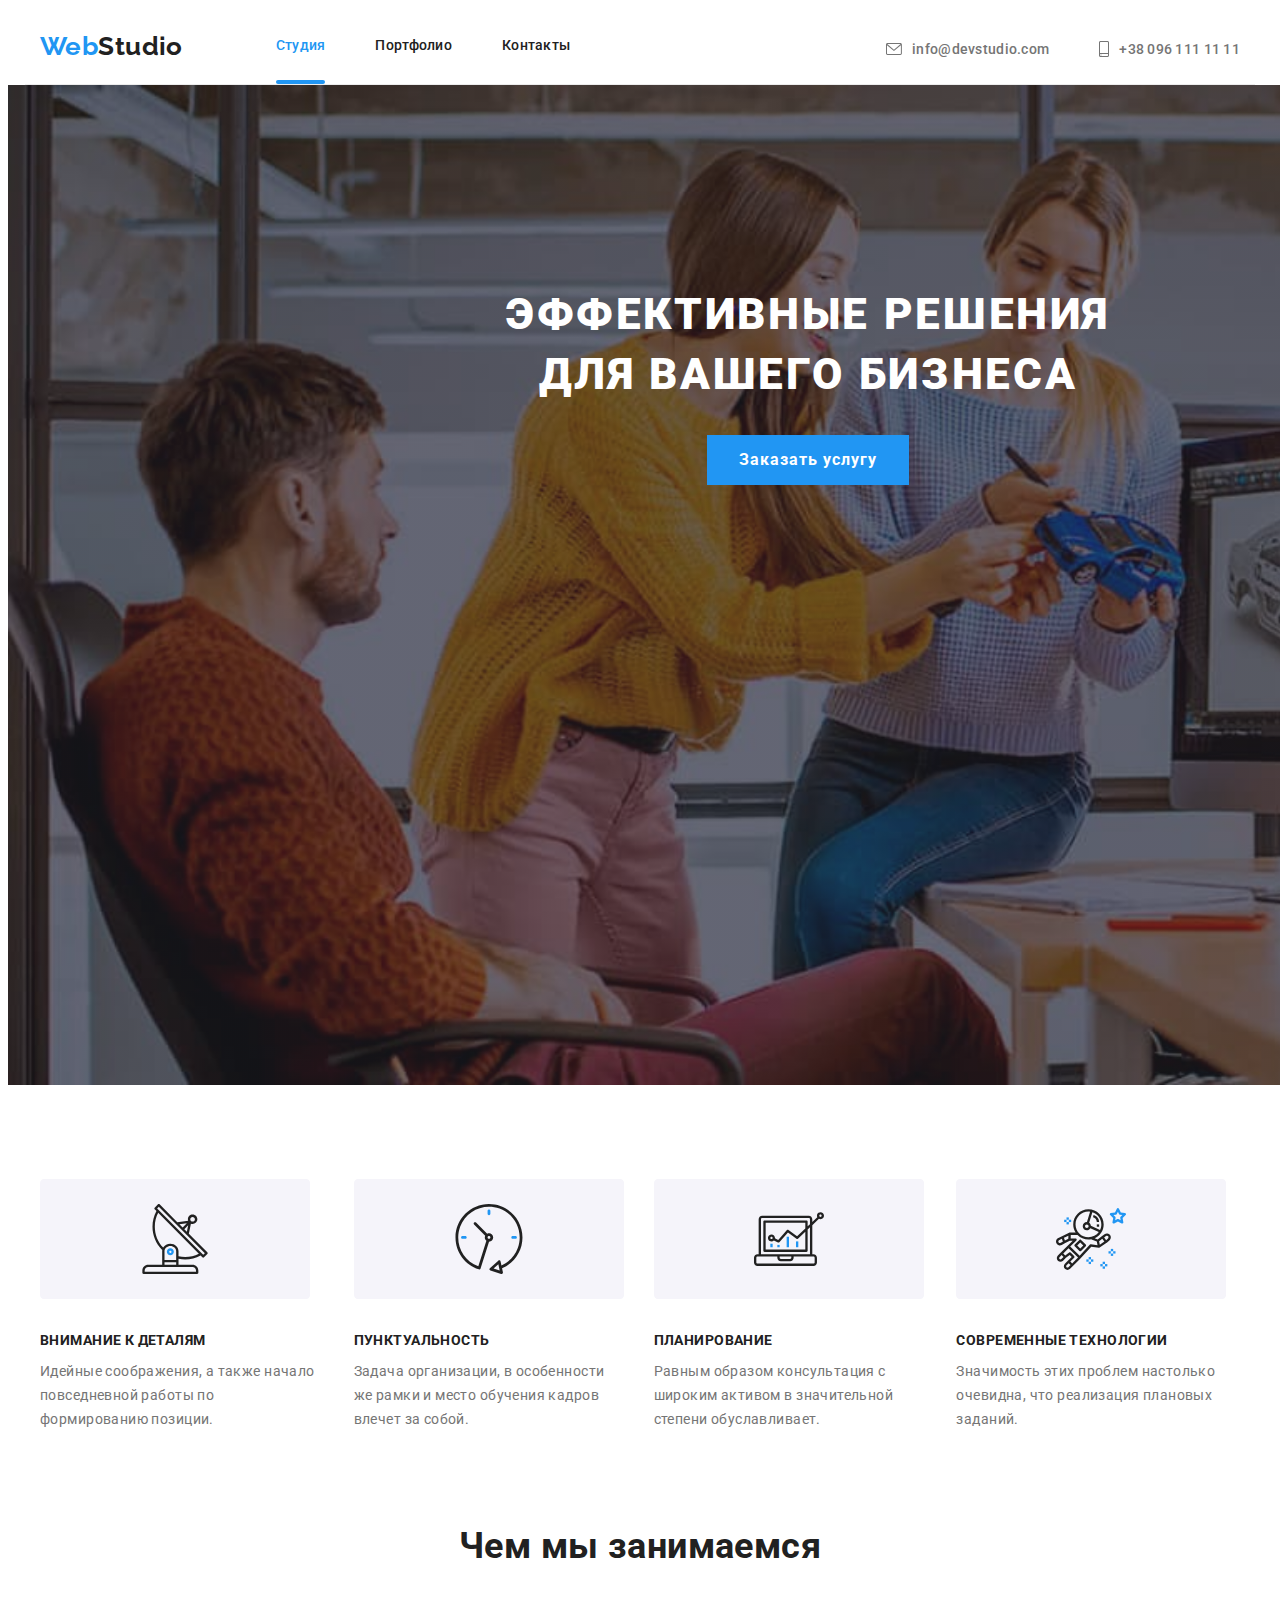
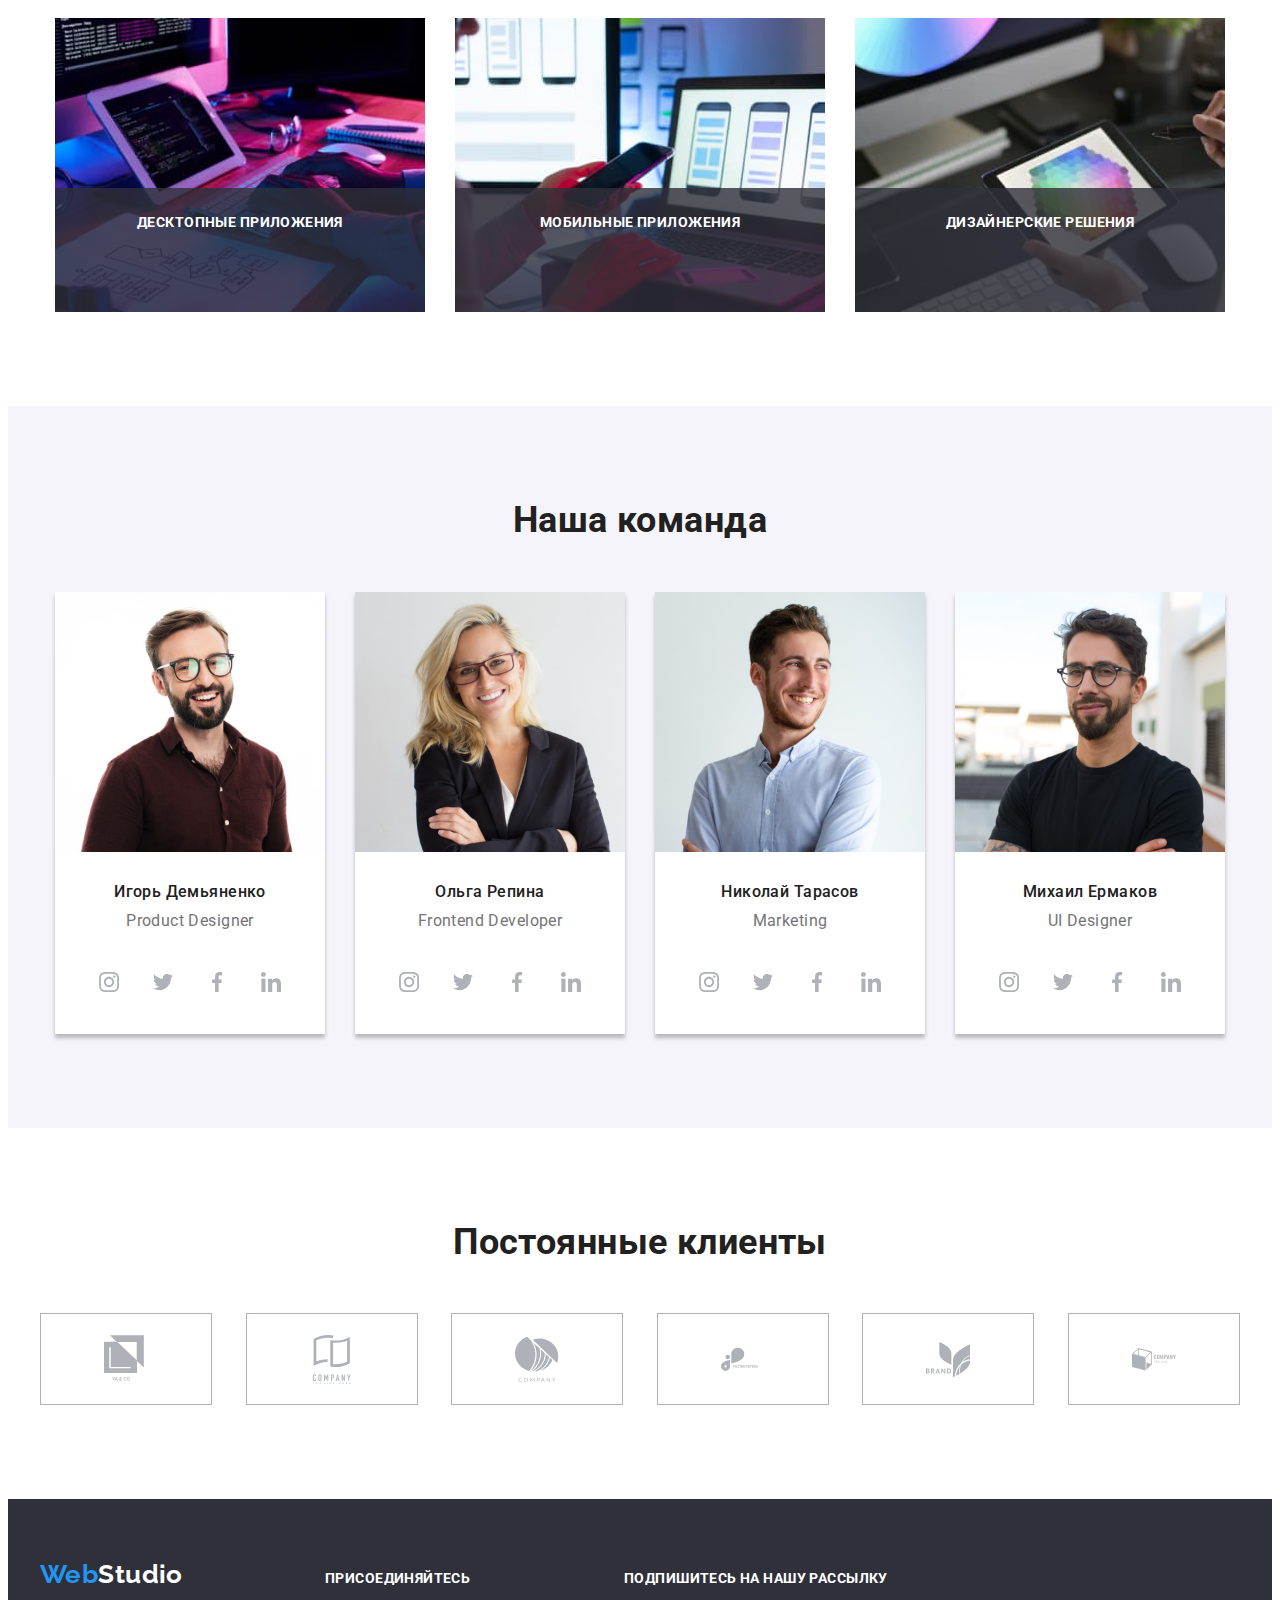
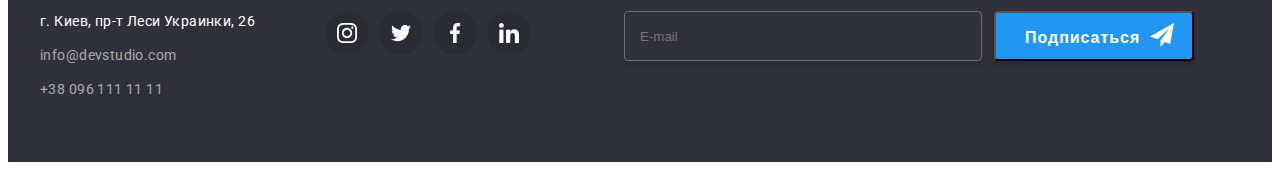
<file: index.html>
<!DOCTYPE html>
<html lang="ru">
<head>
    <meta charset="UTF-8">
    <meta name="viewport" content="width=device-width, initial-scale=1.0">
    <title>Студия</title>
    <link rel="stylesheet" href="https://cdnjs.cloudflare.com/ajax/libs/modern-normalize/1.0.0/modern-normalize.min.css" integrity="sha512-ISS7cAi1PEhQ8jnbJpJZMd29NlhNj4AWYyLOSp2CE/CsHxTCu+r+t0D2yoJudVrd0/8fTVPUVDzY5Tvli75u/g==" crossorigin="anonymous" />
    <link rel="preconnect" href="https://fonts.gstatic.com">
    <link href="https://fonts.googleapis.com/css2?family=Raleway:wght@700&family=Roboto:wght@400;500;700;900&display=swap" rel="stylesheet">
    <link rel="stylesheet" href="./css/style.css">
</head>
<body>
    <header>
        <div class="container">   
            <a class="logo logo-header" href="index.html"><span>Web</span>Studio</a>
            <nav>
                <ul class="site-nav">
                    <li class="site-nav-li"><a class="site-nav-item current-page" href="index.html">Студия</a></li>
                    <li class="site-nav-li"><a class="site-nav-item" href="portfolio.html">Портфолио</a></li>
                    <li class="site-nav-li"><a class="site-nav-item" href="">Контакты</a></li>
                </ul>
            </nav>
            <ul class="contacts">
                <li class="contacts-li">
                    <a class="contacts-item" href="mailto:info@devstudio.com">
                        <svg class="header-icon" height="12px" width="16px">
                            <use class="mail-icon" href="./images/icons/sprite.svg#envelope"></use>
                        </svg>
                        info@devstudio.com
                    </a>
                </li>
                <li class="contacts-li">
                    <a  class="contacts-item" href="tel:+380961111111">
                        <svg class="header-icon" height="16px" width="10px">
                            <use class="tel-icon" href="./images/icons/sprite.svg#smartphone"></use>
                        </svg>
                        +38 096 111 11 11
                    </a>
                </li>
            </ul>
        </div>
    </header>
    
    <main>
        <section class="hero">
            <div class="container">
                <h1 class="hero-title">Эффективные решения<br>для вашего бизнеса</h1>
                <button class="button modal-btn" data-modal-open type="button">Заказать услугу</button>
            </div>
        </section>
        <section class="section">
            <div class="container">
                <h2 class="secondary-headings hidden">Наши преимущества</h2>
                <ul class="advantages-list">
                    <li class="list-li">
                        <svg class="features">
                            <use class="feature-1" href="./images/icons/sprite.svg#group-1"></use>
                        </svg>
                        <h3 class="advantages-heading">Внимание к деталям</h3>
                        <p class="advantages-text">Идейные соображения, а также начало повседневной работы по формированию позиции.</p>
                    </li>
                    <li class="list-li">
                        <svg class="features">
                            <use class="feature-2" href="./images/icons/sprite.svg#group-2"></use>
                        </svg>
                        <h3 class="advantages-heading">Пунктуальность</h3>
                        <p class="advantages-text">Задача организации, в особенности же рамки и место обучения кадров влечет за собой.</p>
                    </li>
                    <li class="list-li">
                        <svg class="features">
                            <use class="feature-3" href="./images/icons/sprite.svg#group-3"></use>
                        </svg>
                        <h3 class="advantages-heading">Планирование</h3>
                        <p class="advantages-text">Равным образом консультация с широким активом в значительной степени обуславливает.</p>
                    </li>
                    <li class="list-li">
                        <svg class="features">
                            <use class="feature-4" href="./images/icons/sprite.svg#group-4"></use>
                        </svg>
                        <h3 class="advantages-heading">Современные технологии</h3>
                        <p class="advantages-text">Значимость этих проблем настолько очевидна, что реализация плановых заданий.</p>
                    </li>
                </ul>
            </div>
        </section>
        <section class="section-no-top-padding">
            <div class="container">
                <h2 class="secondary-headings">Чем мы занимаемся</h2>
                <ul class="examples-list">
                    <li class="examples-list-item"><img src="./images/main/box_1.jpg" alt="Пример работы 1" width="370" height="294" /><p class="examples-list-description">Десктопные приложения</p></li>
                    <li class="examples-list-item"><img src="./images/main/box_2.jpg" alt="Пример работы 2" width="370" height="294" /><p class="examples-list-description">Мобильные приложения</p></li>
                    <li class="examples-list-item"><img src="./images/main/box_3.jpg" alt="Пример работы 3" width="370" height="294" /><p class="examples-list-description">Дизайнерские решения</p></li>
                </ul>
            </div>
        </section>
        <section class="section team">
            <div class="container">
                <h2 class="secondary-headings">Наша команда</h2>
                <ul class="team-list">
                    <li class="team-item">
                        <img class="team-photo" src="./images/main/team_card_1.jpg" alt="Игорь Демьяненко" width="270" height="260" />
                        <h3 class="team-name">Игорь Демьяненко</h3>
                        <p class="position">Product Designer</p>
                        <ul class="social-links">
                            <li class="social-links-item">
                                <a class="social-list-link" href="">
                                    <svg class="social-icon" width="20px" height="20px">
                                        <use class="social-icon-item" href="./images/icons/sprite.svg#instagram"></use>
                                    </svg>
                                </a></li>
                            <li class="social-links-item">
                                <a class="social-list-link" href="">
                                    <svg class="social-icon" width="20px" height="20px">
                                        <use class="social-icon-item" href="./images/icons/sprite.svg#twitter"></use>
                                    </svg>
                                </a></li>
                            <li class="social-links-item">
                                <a class="social-list-link" href="">
                                    <svg class="social-icon" width="20px" height="20px">
                                        <use class="social-icon-item" href="./images/icons/sprite.svg#facebook"></use>
                                    </svg>
                                </a></li>
                            <li class="social-links-item">
                                <a class="social-list-link" href="">
                                    <svg class="social-icon" width="20px" height="20px">
                                        <use class="social-icon-item" href="./images/icons/sprite.svg#linkedin"></use>
                                    </svg>
                                </a></li>
                        </ul>
                    </li>
                    <li class="team-item">
                        <img class="team-photo" src="./images/main/team_card_2.jpg" alt="Ольга Репина" width="270" height="260" />
                        <h3 class="team-name">Ольга Репина</h3>
                        <p class="position">Frontend Developer</p>
                        <ul class="social-links">
                            <li class="social-links-item">
                                <a class="social-list-link" href="">
                                    <svg class="social-icon" width="20px" height="20px">
                                        <use class="social-icon-item" href="./images/icons/sprite.svg#instagram"></use>
                                    </svg>
                                </a></li>
                            <li class="social-links-item">
                                <a class="social-list-link" href="">
                                    <svg class="social-icon" width="20px" height="20px">
                                        <use class="social-icon-item" href="./images/icons/sprite.svg#twitter"></use>
                                    </svg>
                                </a></li>
                            <li class="social-links-item">
                                <a class="social-list-link" href="">
                                    <svg class="social-icon" width="20px" height="20px">
                                        <use class="social-icon-item" href="./images/icons/sprite.svg#facebook"></use>
                                    </svg>
                                </a></li>
                            <li class="social-links-item">
                                <a class="social-list-link" href="">
                                    <svg class="social-icon" width="20px" height="20px">
                                        <use class="social-icon-item" href="./images/icons/sprite.svg#linkedin"></use>
                                    </svg>
                                </a></li>
                        </ul>
                    </li>
                    <li class="team-item">
                        <img class="team-photo" src="./images/main/team_card_3.jpg" alt="Николай Тарасов" width="270" height="260" />
                        <h3 class="team-name">Николай Тарасов</h3>
                        <p class="position">Marketing</p>
                        <ul class="social-links">
                            <li class="social-links-item">
                                <a class="social-list-link" href="">
                                    <svg class="social-icon" width="20px" height="20px">
                                        <use class="social-icon-item" href="./images/icons/sprite.svg#instagram"></use>
                                    </svg>
                                </a></li>
                            <li class="social-links-item">
                                <a class="social-list-link" href="">
                                    <svg class="social-icon" width="20px" height="20px">
                                        <use class="social-icon-item" href="./images/icons/sprite.svg#twitter"></use>
                                    </svg>
                                </a></li>
                            <li class="social-links-item">
                                <a class="social-list-link" href="">
                                    <svg class="social-icon" width="20px" height="20px">
                                        <use class="social-icon-item" href="./images/icons/sprite.svg#facebook"></use>
                                    </svg>
                                </a></li>
                            <li class="social-links-item">
                                <a class="social-list-link" href="">
                                    <svg class="social-icon" width="20px" height="20px">
                                        <use class="social-icon-item" href="./images/icons/sprite.svg#linkedin"></use>
                                    </svg>
                                </a></li>
                        </ul>
                    </li>
                    <li class="team-item">
                        <img class="team-photo" src="./images/main/team_card_4.jpg" alt="Михаил Ермаков" width="270" height="260" />
                        <h3 class="team-name">Михаил Ермаков</h3>
                        <p class="position">UI Designer</p>
                        <ul class="social-links">
                            <li class="social-links-item">
                                <a class="social-list-link" href="">
                                    <svg class="social-icon" width="20px" height="20px">
                                        <use class="social-icon-item" href="./images/icons/sprite.svg#instagram"></use>
                                    </svg>
                                </a></li>
                            <li class="social-links-item">
                                <a class="social-list-link" href="">
                                    <svg class="social-icon" width="20px" height="20px">
                                        <use class="social-icon-item" href="./images/icons/sprite.svg#twitter"></use>
                                    </svg>
                                </a></li>
                            <li class="social-links-item">
                                <a class="social-list-link" href="">
                                    <svg class="social-icon" width="20px" height="20px">
                                        <use class="social-icon-item" href="./images/icons/sprite.svg#facebook"></use>
                                    </svg>
                                </a></li>
                            <li class="social-links-item">
                                <a class="social-list-link" href="">
                                    <svg class="social-icon" width="20px" height="20px">
                                        <use class="social-icon-item" href="./images/icons/sprite.svg#linkedin"></use>
                                    </svg>
                                </a></li>
                        </ul>
                    </li>
                </ul>
            </div>
        </section>
        <section class="section">
            <div class="container">
                <h2 class="secondary-headings">Постоянные клиенты</h2>
                <ul class="clients-list">
                    <li class="clients-li">
                        <a class="client-link" href="">
                            <svg class="clients-logo">
                                <use class="client-item" href="./images/icons/sprite.svg#logo-1"></use>
                            </svg>
                        </a>  
                    </li>
                    <li class="clients-li">
                        <a class="client-link" href="">
                            <svg class="clients-logo">
                                <use class="client-item" href="./images/icons/sprite.svg#logo-2"></use>
                            </svg>
                        </a>  
                    </li>
                    <li class="clients-li">
                        <a class="client-link" href="">
                            <svg class="clients-logo">
                                <use class="client-item" href="./images/icons/sprite.svg#logo-3"></use>
                            </svg>
                        </a>  
                    </li>
                    <li class="clients-li">
                        <a class="client-link" href="">
                            <svg class="clients-logo">
                                <use class="client-item" href="./images/icons/sprite.svg#logo-4"></use>
                            </svg>
                        </a>  
                    </li>
                    <li class="clients-li">
                        <a class="client-link" href="">
                            <svg class="clients-logo">
                                <use class="client-item" href="./images/icons/sprite.svg#logo-5"></use>
                            </svg>
                        </a>  
                    </li>
                    <li class="clients-li">
                        <a class="client-link" href="">
                            <svg class="clients-logo">
                                <use class="client-item" href="./images/icons/sprite.svg#logo-6"></use>
                            </svg>
                        </a>  
                    </li>
                </ul>
            </div>
        </section>
    </main>
    
    <footer class="section-footer">
        <div class="container footer-columns">
            <div class="footer-space">
                <a class="logo" href="index.html"><span>Web</span><span class="white-logo">Studio</span></a>
                <address class="address">
                    <span class="address-text">г. Киев, пр-т Леси Украинки, 26</span>
                    <ul class="contacts-footer">
                        <li class="footer-item"><a class="contacts-footer-item" href="mailto:info@devstudio.com">info@devstudio.com</a></li>
                        <li class="footer-item"><a class="contacts-footer-item" href="tel:+380961111111">+38 096 111 11 11</a></li>
                    </ul>
                </address>
            </div>
            <div class="our-links">
                <p class="join-us">ПРИСОЕДИНЯЙТЕСЬ</p>
                <ul class="join-us-footer">
                    <li class="join-us-item">
                        <a class="social-link-footer" href="">
                            <svg class="social-icon-footer" width="20" height="20">
                                <use class="social-icon-item-footer" href="./images/icons/sprite.svg#instagram"></use>
                            </svg>
                        </a>
                    </li>
                    <li class="join-us-item">
                        <a class="social-link-footer" href="">
                            <svg class="social-icon-footer" width="20" height="20">
                                <use class="social-icon-item-footer" href="./images/icons/sprite.svg#twitter"></use>
                            </svg>
                        </a>
                    </li>
                    <li class="join-us-item">
                        <a class="social-link-footer" href="">
                            <svg class="social-icon-footer" width="20" height="20">
                                <use class="social-icon-item-footer" href="./images/icons/sprite.svg#facebook"></use>
                            </svg>
                        </a>
                    </li>
                    <li class="join-us-item">
                        <a class="social-link-footer" href="">
                            <svg class="social-icon-footer" width="20" height="20">
                                <use class="social-icon-item-footer" href="./images/icons/sprite.svg#linkedin"></use>
                            </svg>
                        </a>
                    </li>
                </ul>
            </div>
            <form class="">
                <p class="sign-up">ПОДПИШИТЕСЬ НА НАШУ РАССЫЛКУ</p>
                <div class="footer-field">
                    <input class="sign-email" type="email" name="email" placeholder="E-mail"/>
                    <button class="submit" type="submit">
                            <span class="submit-name">Подписаться</span>
                            <svg class="send" width="24" height="24">
                                <use class="" href="./images/icons/sprite.svg#icon-send"></use>
                            </svg>
                    </button>
                </div>
            </form>
        </div>
    </footer>

    <div class="backdrop is-hidden" data-modal>
        <div class="modal">
            <button class="closing-button" data-modal-close>
                <svg class="cross" width="11" height="11">
                    <use class="" href="./images/icons/sprite.svg#cross"></use>
                </svg>
            </button>
            <form class="sign-form">
                <p class="sign-form-heading">Оставьте свои данные, мы вам перезвоним</p>
                <div class="form-field">
                    <label class="sign-form-label" for="name">Имя</label>
                    <input class="input-field" type="text" id="name"/>
                    <svg class="form-icon" width="12" height="12">
                        <use class="" href="./images/icons/sprite.svg#icon-name"></use>
                    </svg>
                </div>
                <div class="form-field">    
                    <label class="sign-form-label" for="phone">Телефон</label>
                    <input class="input-field" type="tel" id="phone"/>
                    <svg class="form-icon" width="12" height="12">
                        <use class="" href="./images/icons/sprite.svg#icon-tel"></use>
                    </svg>
                </div>
                <div class="form-field">
                    <label class="sign-form-label" for="mail">Почта</label>
                    <input class="input-field" type="email" id="mail"/>
                    <svg class="form-icon" width="12" height="12">
                        <use class="" href="./images/icons/sprite.svg#icon-mail"></use>
                    </svg>
                </div>
                <label class="sign-form-label" for="comment">Комментарий</label>
                <textarea class="comment-field" name="textarea" id="comment" placeholder="Введите текст"></textarea>
                
                <div class="check-box">
                    <label class="modal-label" for="agree">
                        <input class="box" type="checkbox" name="agree" value="agree" id="agree" />
                        <span class="check-icon"></span>
                        Соглашаюсь с рассылкой и принимаю&nbsp;<a class="agreement-link" href="">Условия договора</a>
                    </label>
                </div>
                <button class="submit send-modal" type="submit">Отправить</button>
               
            </form>
        </div>
    </div>

    <!-- <script src="https://cdnjs.cloudflare.com/ajax/libs/body-scroll-lock/3.1.5/bodyScrollLock.min.js" 
    integrity="sha512-HowizSDbQl7UPEAsPnvJHlQsnBmU2YMrv7KkTBulTLEGz9chfBoWYyZJL+MUO6p/yBuuMO/8jI7O29YRZ2uBlA==" 
    crossorigin="anonymous"></script> -->
    <script src="./js/modal.js"></script>
</body>
</html>
</file>
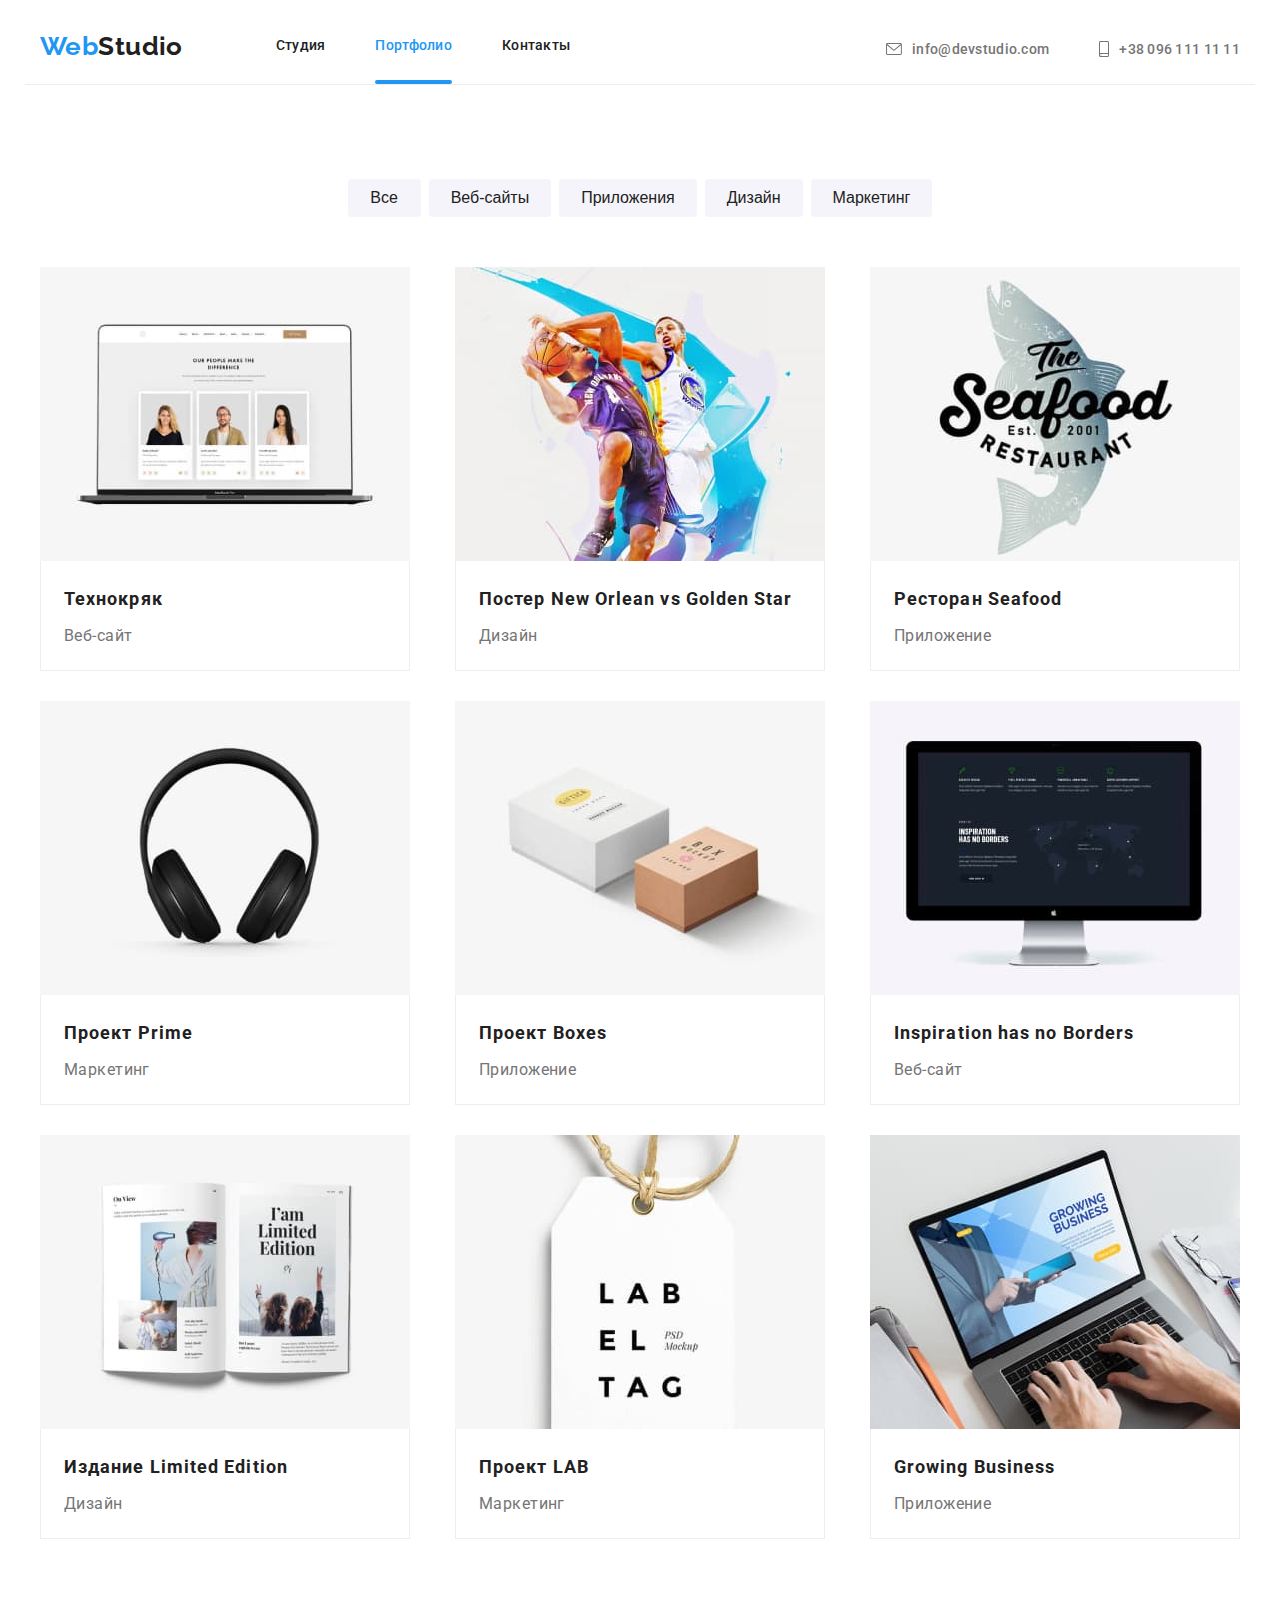
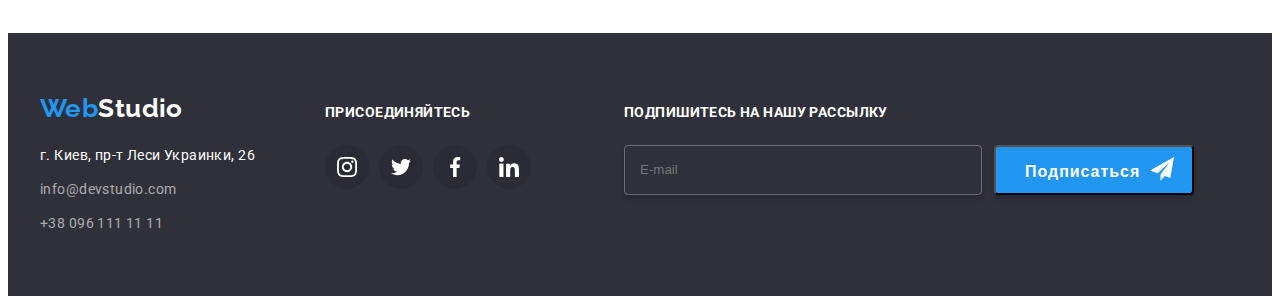
<file: portfolio.html>
<!DOCTYPE html>
<html lang="ru">
<head>
    <meta charset="UTF-8">
    <meta name="viewport" content="width=device-width, initial-scale=1.0">
    <title>Портфолио</title>
    <link rel="stylesheet" href="https://cdnjs.cloudflare.com/ajax/libs/modern-normalize/1.0.0/modern-normalize.min.css" integrity="sha512-ISS7cAi1PEhQ8jnbJpJZMd29NlhNj4AWYyLOSp2CE/CsHxTCu+r+t0D2yoJudVrd0/8fTVPUVDzY5Tvli75u/g==" crossorigin="anonymous" />
    <link rel="preconnect" href="https://fonts.gstatic.com">
    <link href="https://fonts.googleapis.com/css2?family=Raleway:wght@700&family=Roboto:wght@400;500;700;900&display=swap" rel="stylesheet">
    <link rel="stylesheet" href="./css/style.css">
</head>
<body>
    <header>
        <div class="container">   
            <a class="logo logo-header" href="index.html"><span>Web</span>Studio</a>
            <nav>
                <ul class="site-nav">
                    <li class="site-nav-li"><a class="site-nav-item" href="index.html">Студия</a></li>
                    <li class="site-nav-li"><a class="site-nav-item current-page" href="portfolio.html">Портфолио</a></li>
                    <li class="site-nav-li"><a class="site-nav-item" href="">Контакты</a></li>
                </ul>
            </nav>
            <ul class="contacts">
                <li class="contacts-li">
                    <a class="contacts-item" href="mailto:info@devstudio.com">
                        <svg class="header-icon" height="12px" width="16px">
                            <use class="mail-icon" href="./images/icons/sprite.svg#envelope"></use>
                        </svg>
                        info@devstudio.com
                    </a>
                </li>
                <li class="contacts-li">
                    <a  class="contacts-item" href="tel:+380961111111">
                        <svg class="header-icon" height="16px" width="10px">
                            <use class="tel-icon" href="./images/icons/sprite.svg#smartphone"></use>
                        </svg>
                        +38 096 111 11 11
                    </a>
                </li>
            </ul>
        </div>
    </header>
    <main>
        <section class="section">
            <div class="container">
                <h1 class="hidden">Примеры наших работ</h1>
                <div class="filter-container">
                    <ul class="filter">
                        <li class="button-flex"><button class="filter-button" type="button">Все</button></li>
                        <li class="button-flex"><button class="filter-button" type="button">Веб-сайты</button></li>
                        <li class="button-flex"><button class="filter-button" type="button">Приложения</button></li>
                        <li class="button-flex"><button class="filter-button" type="button">Дизайн</button></li>
                        <li class="button-flex"><button class="filter-button" type="button">Маркетинг</button></li>
                    </ul>
                    <ul class="filter-examples">
                        <li class="examples-item">
                            <a href="" class="examples-link">
                                <div class="overflow">
                                    <img class="examples-photo" src="./images/portfolio/pf_1.jpg" alt="Веб-сайт Технокряк" width="370" height="294" />
                                    <p class="examples-description">Технокряк это современная площадка распространения коронавируса. Компании используют эту платформу для цифрового шпионажа и атак на защищённые сервера конкурентов.</p>
                                </div>
                                <div class="card-padding">    
                                    <h3 class="examples-heading">Технокряк</h3>
                                    <p class="examples-filter">Веб-сайт</p>
                                </div>    
                            </a>
                        </li>
                        <li class="examples-item">
                            <a href="" class="examples-link">
                                <div class="overflow">
                                    <img class="examples-photo" src="./images/portfolio/pf_2.jpg" alt="Постер с баскетболистами" width="370" height="294" />
                                    <p class="examples-description">Постер New Orlean vs Golden Star: спорт - это здоровье!</p>
                                </div>
                                <div class="card-padding">   
                                    <h3 class="examples-heading">Постер New Orlean vs Golden Star</h3>
                                    <p class="examples-filter">Дизайн</p>
                                </div>
                            </a>
                        </li>
                        <li class="examples-item">
                            <a href="" class="examples-link">
                                <div class="overflow">
                                    <img class="examples-photo" src="./images/portfolio/pf_3.jpg" alt="Лого ресторана морской еды" width="370" height="294" />
                                    <p class="examples-description">Ресторан Seafood морская еда на любой вкус.</p>
                                </div>
                                <div class="card-padding">    
                                    <h3 class="examples-heading">Ресторан Seafood</h3>
                                    <p class="examples-filter">Приложение</p>
                                </div>    
                            </a>
                        </li>
                        <li class="examples-item">
                            <a href="" class="examples-link">
                                <div class="overflow">
                                    <img class="examples-photo" src="./images/portfolio/pf_4.jpg" alt="Наушники" width="370" height="294" />
                                    <p class="examples-description">Проект Prime это современная площадка распространения коронавируса. Компании используют эту платформу для цифрового шпионажа и атак на защищённые сервера конкурентов.</p>
                                </div>
                                <div class="card-padding">    
                                    <h3 class="examples-heading">Проект Prime</h3>
                                    <p class="examples-filter">Маркетинг</p>
                                </div>    
                            </a>
                        </li>
                        <li class="examples-item">
                            <a href="" class="examples-link">
                                <div class="overflow">
                                    <img class="examples-photo" src="./images/portfolio/pf_5.jpg" alt="Коробочки" width="370" height="294" />
                                    <p class="examples-description">Проект Boxes это современная площадка распространения коронавируса. Компании используют эту платформу для цифрового шпионажа и атак на защищённые сервера конкурентов.</p>
                                </div>
                                <div class="card-padding">    
                                    <h3 class="examples-heading">Проект Boxes</h3>
                                    <p class="examples-filter">Приложение</p>
                                </div>    
                            </a>
                        </li>
                        <li class="examples-item">
                            <a href="" class="examples-link">
                                <div class="overflow">
                                    <img class="examples-photo" src="./images/portfolio/pf_6.jpg" alt="Веб-сайт Вдохновение" width="370" height="294" />
                                    <p class="examples-description">Inspiration has no Borders это современная площадка распространения коронавируса. Компании используют эту платформу для цифрового шпионажа и атак на защищённые сервера конкурентов.</p>
                                </div>
                                <div class="card-padding">    
                                    <h3 class="examples-heading">Inspiration has no Borders</h3>
                                    <p class="examples-filter">Веб-сайт</p>
                                </div>    
                            </a>
                        </li>
                        <li class="examples-item">
                            <a href="" class="examples-link">
                                <div class="overflow">
                                    <img class="examples-photo" src="./images/portfolio/pf_7.jpg" alt="Гланцевый журнал" width="370" height="294" />
                                    <p class="examples-description">Издание Limited Edition это современная площадка распространения коронавируса. Компании используют эту платформу для цифрового шпионажа и атак на защищённые сервера конкурентов.</p>
                                </div>
                                <div class="card-padding">    
                                    <h3 class="examples-heading">Издание Limited Edition</h3>
                                    <p class="examples-filter">Дизайн</p>
                                </div>    
                            </a>
                        </li>
                        <li class="examples-item">
                            <a href="" class="examples-link">
                                <div class="overflow">
                                    <img class="examples-photo" src="./images/portfolio/pf_8.jpg" alt="Бирка проекта" width="370" height="294" />
                                    <p class="examples-description">Проект LAB это современная площадка распространения коронавируса. Компании используют эту платформу для цифрового шпионажа и атак на защищённые сервера конкурентов.</p>
                                </div>
                                <div class="card-padding">    
                                    <h3 class="examples-heading">Проект LAB</h3>
                                    <p class="examples-filter">Маркетинг</p>
                                </div>    
                            </a>
                        </li>
                        <li class="examples-item">
                            <a href="" class="examples-link">
                                <div class="overflow">
                                    <img class="examples-photo" src="./images/portfolio/pf-9.jpg" alt="Ноутбук" width="370" height="294" />
                                    <p class="examples-description">Growing Business это современная площадка распространения коронавируса. Компании используют эту платформу для цифрового шпионажа и атак на защищённые сервера конкурентов.</p>
                                </div>
                                <div class="card-padding">    
                                    <h3 class="examples-heading">Growing Business</h3>
                                    <p class="examples-filter">Приложение</p>
                                </div>    
                            </a>
                        </li>
                    </ul>
                </div>
            </div>    
        </section>
    </main>
    <footer class="section-footer">
        <div class="container footer-columns">
            <div class="footer-space">
                <a class="logo" href="index.html"><span>Web</span><span class="white-logo">Studio</span></a>
                <address class="address">
                    <span class="address-text">г. Киев, пр-т Леси Украинки, 26</span>
                    <ul class="contacts-footer">
                        <li class="footer-item"><a class="contacts-footer-item" href="mailto:info@devstudio.com">info@devstudio.com</a></li>
                        <li class="footer-item"><a class="contacts-footer-item" href="tel:+380961111111">+38 096 111 11 11</a></li>
                    </ul>
                </address>
            </div>
            <div class="our-links">
                <p class="join-us">ПРИСОЕДИНЯЙТЕСЬ</p>
                <ul class="join-us-footer">
                    <li class="join-us-item">
                        <a class="social-link-footer" href="">
                            <svg class="social-icon-footer" width="20" height="20">
                                <use class="social-icon-item-footer" href="./images/icons/sprite.svg#instagram"></use>
                            </svg>
                        </a>
                    </li>
                    <li class="join-us-item">
                        <a class="social-link-footer" href="">
                            <svg class="social-icon-footer" width="20" height="20">
                                <use class="social-icon-item-footer" href="./images/icons/sprite.svg#twitter"></use>
                            </svg>
                        </a>
                    </li>
                    <li class="join-us-item">
                        <a class="social-link-footer" href="">
                            <svg class="social-icon-footer" width="20" height="20">
                                <use class="social-icon-item-footer" href="./images/icons/sprite.svg#facebook"></use>
                            </svg>
                        </a>
                    </li>
                    <li class="join-us-item">
                        <a class="social-link-footer" href="">
                            <svg class="social-icon-footer" width="20" height="20">
                                <use class="social-icon-item-footer" href="./images/icons/sprite.svg#linkedin"></use>
                            </svg>
                        </a>
                    </li>
                </ul>
            </div>
            <form class="">
                <p class="sign-up">ПОДПИШИТЕСЬ НА НАШУ РАССЫЛКУ</p>
                <div class="footer-field">
                    <input class="sign-email" type="email" name="email" placeholder="E-mail"/>
                    <button class="submit" type="submit">
                            <span class="submit-name">Подписаться</span>
                            <svg class="send" width="24" height="24">
                                <use class="" href="./images/icons/sprite.svg#icon-send"></use>
                            </svg>
                    </button>
                </div>
            </form>
        </div>
    </footer>
</body>
</html>
</file>
<file: css/style.css>
:root {
    --primary-heading-color: #FFFFFF;
    --secondary-heading-color:  #212121;
    --main-text-color: #757575;
    --accent-text-color: #2196F3;
    --button-filter-color: #2196F3;
    --footer-contacts-color: rgba(255, 255, 255, 0.6);
    --primary-bg-color: #FFFFFF;
    --secondary-bg-color: #F5F4FA;
    --footer-bg-color: #2F303A;
    --main-font: 'Roboto', sans-serif;
   }

a {
   text-decoration: none;
}

ul,
ol {
   list-style: none;
   padding: 0;
   margin: 0;
}

.input-field:focus,
.comment-field:focus {
   outline: none;
}

h1,
h2,
h3,
h4,
h5,
h6,
p {
  margin: 0;
}

img {
   display: block;
}

body {
   background-color: var(--primary-bg-color);
   color: var(--main-text-color);
   font-family: var(--main-font), sans-serif;
   font-style: normal;
   font-weight: 400;
   font-size: 14px;
   line-height: 1.71;
   letter-spacing: 0.03em;
}

.container {
   width: 1200px;
   margin-left: auto;
   margin-right: auto;
   padding-left: 15px;
   padding-right: 15px;
}

header .container {
   display: flex;
   align-items: center;
   border-bottom: 1px solid #ECECEC;
}

.logo-header {
   margin-right: 93px;
}

.logo {
   font-weight: 700;
   font-size: 26px;
   line-height: 1.19;
   color: var(--secondary-heading-color);
   font-family: 'Raleway', sans-serif;
}

.logo > span {
   color: var(--accent-text-color);
}

.logo .white-logo {
   color: var(--primary-heading-color);
}

.site-nav {
   display: flex;
}

.site-nav-li {
   padding-top: 24px;
   padding-bottom: 25px;
}

.site-nav-li:not(:last-child) {
   margin-right: 50px;
}

.site-nav-item {
   position: relative;
   padding-top: 24px;
   padding-bottom: 25px;

   font-weight: 500;
   line-height: 1.14;
   letter-spacing: 0.02em;
   color: var(--secondary-heading-color);

   transition-property: color;
   transition-duration: 250ms;
   transition-timing-function: cubic-bezier(0.4, 0, 0.2, 1);
}

.site-nav-item::after {
   position: absolute;
   content: "";
   height: 4px;
   width: 100%;
   bottom: -6px;
   left: 0;
   border-radius: 2px;
   background-color: var(--accent-text-color);

   opacity: 0;
   transition: 250ms opacity cubic-bezier(0.4, 0, 0.2, 1);
}

.site-nav-li:hover .site-nav-item::after {
   opacity: 1;
}

.site-nav-item:focus::after {
   opacity: 1;
}

.current-page {
   color: var(--accent-text-color);
}

.current-page.site-nav-item::after {
   position: absolute;
   content: "";
   height: 4px;
   width: 100%;
   bottom: -6px;
   left: 0;
   border-radius: 2px;
   background-color: var(--accent-text-color);

   opacity: 1;
   
}

.contacts-li:not(:last-child) {
   margin-right: 50px;
}

.contacts {
   display: flex;
   margin-left: auto;
}

.header-icon {
   margin-right: 10px;
}

.contacts-item {
   display: flex;
   align-items: center;
   padding-top: 28px;
   padding-bottom: 22px;

   font-weight: 500;
   line-height: 1.86;
   letter-spacing: 0.02em;
   color: var(--main-text-color);

   transition-property: color;
   transition-duration: 250ms;
   transition-timing-function: cubic-bezier(0.4, 0, 0.2, 1);
} 

.site-nav-item:hover,
.site-nav-item:focus,
.contacts-item:hover,
.contacts-item:focus {
   color: var(--accent-text-color);
   
}

.contacts-item:hover .mail-icon,
.contacts-item:focus .mail-icon,
.contacts-item:hover .tel-icon,
.contacts-item:focus .tel-icon {
   fill: var(--accent-text-color);
}

.mail-icon {
   margin-right: 10px;
   fill: var(--main-text-color);

   transition-property: fill;
   transition-duration: 250ms;
   transition-timing-function: cubic-bezier(0.4, 0, 0.2, 1);

}

.tel-icon {
   margin-right: 10px;
   fill: var(--main-text-color);

   transition-property: fill;
   transition-duration: 250ms;
   transition-timing-function: cubic-bezier(0.4, 0, 0.2, 1);

}

.contacts-li {
   display: flex;
   align-items: center;
}

.hero {
   text-align: center;
   padding-top: 200px;
   padding-bottom: 200px;

   min-width: 1600px; 
   height: 600px;
   background-color: var(--footer-bg-color);
   margin: 0 auto;
   
}

.hero {
   background-color: #C4C4C4;
   background-image: linear-gradient(
      rgba(47, 48, 58, 0.4),
      rgba(47, 48, 58, 0.4)
   ),
      url(../images/main/hero.jpg);
   background-repeat: no-repeat;
   background-size: cover;
   width: 1600px;
   height: 600px;
}

.hero-title {
   margin-top: 0;
   margin-bottom: 30px;

   font-weight: 900;
   font-size: 44px;
   line-height: 1.36;
   text-align: center;
   letter-spacing: 0.06em;
   text-transform: uppercase;
   color: var(--primary-heading-color);
}


.button {
   min-width: 200px;
   height: 50px;
   cursor: pointer;
   padding: 10px 32px;
   border: none;

   font-family: Roboto;
   font-style: normal;
   font-weight: 700;
   font-size: 16px;
   line-height: 1.87;
   align-items: center;
   text-align: center;
   letter-spacing: 0.06em;
   color: var(--primary-heading-color);
   background-color: var(--button-filter-color);
}

.secondary-headings {
   margin-bottom: 50px;

   font-weight: 700;
   font-size: 36px;
   line-height: 1.16;
   text-align: center;
   color: var(--secondary-heading-color);
}

.hidden {
   display: none;
}

.section {
   padding-top: 94px;
   padding-bottom: 94px;
}

.section-no-top-padding {
   padding-top: 0;
   padding-bottom: 94px;
}

.section-footer {
   padding-top: 60px;
   padding-bottom: 60px;
}

.advantages-list {
   display: flex;
   justify-content: center;
}

.list-li {
   display: inline-block;
   justify-content: center;
}

.advantages-list-li:not(:last-child) {
   margin-right: 30px;
}

.features {
   display: block;
   width: 270px;
   height: 120px;
   background-repeat: no-repeat;
   background-size: cover;
   margin-bottom: 30px;
}

.feature-1 {
   width: 270px;
   height: 120px;
   background-image:url("../images/icons/sprite.svg#group-1");
}

.feature-2 {
   width: 270px;
   height: 120px;
   background-image:url("../images/icons/sprite.svg#group-2");
}

.feature-3 {
   width: 270px;
   height: 120px;
   background-image:url("../images/icons/sprite.svg#group-3");
}

.feature-4 {
   width: 270px;
   height: 120px;
   background-image:url("../images/icons/sprite.svg#group-4");
}

.advantages-heading {
   display: inline-block;
   margin-bottom: 10px;

   font-weight: 700;
   font-size: 14px;
   line-height: 1.44;
   text-transform: uppercase;
   color: var(--secondary-heading-color);
}

.advantages-text {
   display: inline-block;
}

.list-li:not(:last-child) {
   margin-right: 30px;
}

.examples-list {
   display: flex;
   justify-content: center;
}

.examples-list-item:not(:last-child) {
   margin-right: 30px;
}

.examples-list-item {
   position: relative;
}

.examples-list-description {
   position: absolute;
   content: "";
   display: block;
   width: 100%;
   height: 70px;
   background-color: rgba(47, 48, 58, 0.8);
   
   font-weight: 700;
   line-height: 1.14;
   text-align: center;
   bottom: 0;
   text-transform: uppercase;
   padding: 27px 0;

   color: var(--primary-heading-color);
}

.team {
   background-color: var(--secondary-bg-color);
}

.team-list {
   display: flex;
   justify-content: center;
}

.team-item {
   background-color: var(--primary-bg-color);
   box-shadow: 0px 4px 4px rgba(0, 0, 0, 0.25);
}

.team-item:not(:last-child) {
   margin-right: 30px;
}

.team-photo {
   margin-bottom: 30px;
}

.team-name {
   margin-bottom: 10px;

   font-weight: 500;
   font-size: 16px;
   line-height: 1.19;
   text-align: center;
   color: var(--secondary-heading-color);
}
.position {
   margin-bottom: 30px;

   font-size: 16px;
   line-height: 1.19;
   text-align: center;
}

.social-links {
   display: flex;
   justify-content: center;
   margin-bottom: 30px;
}

.social-links-item:not(:last-child) {
   margin-right: 10px;
}

.social-links .social-list-link {
   display: flex;
   justify-content: center;
   align-items: center;
   width: 44px;
   height: 44px;
   background-color: transparent;
   border-radius: 50%;
   color: #AFB1B8;
}

.social-icon-item {
   fill: #AFB1B8;

   transition-property: fill;
   transition-duration: 250ms;
   transition-timing-function: cubic-bezier(0.4, 0, 0.2, 1);
}


.social-list-link {
   transition-property: background-color;
   transition-duration: 250ms;
   transition-timing-function: cubic-bezier(0.4, 0, 0.2, 1);
}

.social-list-link:hover .social-icon-item,
.social-list-link:focus .social-icon-item {
   fill: #ffffff;
}

.social-list-link:hover,
.social-list-link:focus {
   background-color: var(--accent-text-color);
}

.clients-list {
   display: flex;
   justify-content: space-between;
}

.clients-li {
   display: flex;
}

.client-link {
   display: flex;
   justify-content: center;
   align-items: center;
   width: 170px;
   height: 90px;
   border: 1px solid #AFB1B8;

   transition-property: border;
   transition-duration: 250ms;
   transition-timing-function: cubic-bezier(0.4, 0, 0.2, 1);
}

.client-link:hover .client-item,
.client-link:focus .client-item {
   fill: var(--accent-text-color);
   
}

.client-item {
   transition-property: fill;
   transition-duration: 250ms;
   transition-timing-function: cubic-bezier(0.4, 0, 0.2, 1);
}

.client-link:hover,
.client-link:focus {
  border: 1px solid var(--accent-text-color);
}

.clients-li:not(:last-child) {
   margin-right: 30px;
}

.clients-logo {
   width: 44px;
   height: 49px;
   fill:  #AFB1B8;
}

footer {
   background-color: var(--footer-bg-color);
}

.footer-columns {
   display: flex;
   align-items: baseline;
}

.footer-space {
   display: flex;
   flex-direction: column;
   align-items: flex-start;
   background-color: var(--footer-bg-color);
   margin-right: 70px;
}

.footer-space .logo {
   margin-bottom: 20px;
}

.address {
   font-style: normal;
   color: var(--primary-bg-color);
}

.address-text {
   display: inline-block;
   margin-bottom: 10px;
}

.footer-item:first-child {
   margin-bottom: 10px;
}

.contacts-footer-item {
   color: var(--footer-contacts-color);
}

.our-links {
   margin-right: 93px;
}

.join-us,
.sign-up {
   margin-bottom: 20px;

   font-weight: 700;
   font-style: normal;
   color: var(--primary-bg-color);
}

.join-us-footer {
   display: flex;
   justify-content: center;
}
.join-us-item:not(:last-child) {
   margin-right: 10px;
}

.social-link-footer {
   display: flex;
   justify-content: center;
   align-items: center;
   width: 44px;
   height: 44px;
   color: var(--primary-heading-color);
   background-color: rgba(0, 0, 0, 0.1);
   border-radius: 50%;

   transition-property: background-color;
   transition-duration: 250ms;
   transition-timing-function: cubic-bezier(0.4, 0, 0.2, 1);
}

.social-link-footer:hover,
.social-link-footer:focus {
   background-color: var(--accent-text-color);
}

.social-icon-footer {
   fill: currentColor;
}

.sign-email {
   width: 358px;
   height: 50px;
   margin-right: 12px;
   padding: 15px;

   border: 1px solid rgba(255, 255, 255, 0.3);
   outline-offset: -1px;
   box-shadow: 0px 4px 4px rgba(0, 0, 0, 0.15);
   box-sizing: border-box;
   background-color: transparent;
   border-radius: 4px;
}

.footer-field {
   height: 50px;
}

.footer-field {
   display: flex;
   align-items: flex-start;
}

.submit {
   width: 200px;
   height: 50px;
   padding: 10px 29px;
   position: relative;
  

font-weight: 700;
font-size: 16px;
line-height: 1.87;
letter-spacing: 0.06em;
text-align: left;

background: #2196F3;
color: var(--primary-bg-color);
box-shadow: 0px 4px 4px rgba(0, 0, 0, 0.15);
border-radius: 4px;
}

.submit-name {
   margin-right: 10px;
}

.send {
   position: absolute;
}
/*-------PORTFOLIO------*/

.filter {
   display: flex;
   justify-content: center;
   margin-bottom: 50px;
}

.button-flex:not(:last-child) {
   margin-right: 8px;
}

.filter-button {
   min-width: 73px;
   height: 38px;
   padding: 6px 22px;

   font-weight: 500;
   font-size: 16px;
   line-height: 1.62;
   text-align: center;
   color:var(--secondary-heading-color);
   background-color:var(--secondary-bg-color);
   border-radius: 4px;
   border: transparent;
   
   transition: 250ms box-shadow cubic-bezier(0.4, 0, 0.2, 1);
   transition: 250ms color cubic-bezier(0.4, 0, 0.2, 1);
   transition: 250ms background-color cubic-bezier(0.4, 0, 0.2, 1);
}

.filter-button:hover,
.filter-button:focus {
   color: var(--primary-heading-color);
   background-color:var(--button-filter-color);
   box-shadow: 0px 3px 1px rgba(0, 0, 0, 0.1), 0px 1px 2px rgba(0, 0, 0, 0.08), 0px 2px 2px rgba(0, 0, 0, 0.12);
}

.filter-examples {
   display: flex;
   flex-wrap: wrap;
   justify-content: space-between;
}

.examples-link {
   display: block;
   position: relative;
  
   overflow: hidden;
   transition: 250ms box-shadow cubic-bezier(0.4, 0, 0.2, 1);
}

.examples-item {
   margin-bottom: 30px;
   outline: 1px solid #EEEEEE;
   outline-offset: -1px;
}

.examples-link:hover {
   box-shadow: 0px 1px 1px rgba(0, 0, 0, 0.12), 0px 4px 4px rgba(0, 0, 0, 0.06), 1px 4px 6px rgba(0, 0, 0, 0.16);
}

.examples-link:focus {
   box-shadow: 0px 1px 1px rgba(0, 0, 0, 0.12), 0px 4px 4px rgba(0, 0, 0, 0.06), 1px 4px 6px rgba(0, 0, 0, 0.16);
}

.examples-link:hover .examples-description,
.examples-link:focus .examples-description {
   transform: translateY(-100%);
}

.examples-item:nth-last-child(-n + 3) {
   margin-bottom: 0;
 }

.examples-item:not(:nth-child(3n)) {
   margin-right: 30px;
}

.examples-photo {
   display: block;
   width: 370px; 
   
}

.overflow {
   position: relative;
   overflow: hidden;
}

.examples-description {
   position: absolute;
   width: 100%;
   height: 294px;
   background-color: rgba(33, 150, 243, 0.9);
   padding: 63px 24px;
   left: 0;
   
   font-size: 18px;
   line-height: 1.71;
   text-align: left;
   
   color: var(--primary-heading-color);
   
   transition: 250ms transform cubic-bezier(0.4, 0, 0.2, 1);
}

.card-padding {
   padding: 20px 24px;
}

.examples-heading {
   margin-bottom: 4px; 

   font-weight: bold;
   font-size: 18px;
   line-height: 2;
   letter-spacing: 0.06em;
   color: var(--secondary-heading-color);
}

.examples-filter {
   font-weight: normal;
   font-size: 16px;
   line-height: 1.87;
   color: var(--main-text-color);
}


/*==============MODAL==============*/
.backdrop {
   position: fixed;
   top: 0;
   left: 0;
   width: 100%;
   height: 100%;
   background-color: rgba(0, 0, 0, 0.2);
}

.modal {
   position: absolute;
   top: 50%;
   left: 50%;
   transform: translate(-50%,-50%);
   width: 528px;
   height: 581px;
   box-shadow: 0px 1px 3px rgba(0, 0, 0, 0.12), 0px 1px 1px rgba(0, 0, 0, 0.14), 0px 2px 1px rgba(0, 0, 0, 0.2);
   border-radius: 4px;
   background: var(--primary-bg-color);
   padding: 40px;
}

.closing-button {
   position: absolute;
   width: 30px;
   height: 30px;
   top: 8px;
   right: 8px;
   border: 1px solid rgba(0, 0, 0, 0.1);  
   border-radius: 50%;
   background: var(--primary-bg-color);
   padding-top: 3px;
}

.cross {
   transition: 250ms fill cubic-bezier(0.4, 0, 0.2, 1);
}

.cross:hover,
.cross:focus {
   fill: var(--button-filter-color);
}

.closing-button:focus {
   fill: var(--button-filter-color);
}

.backdrop {
   opacity: 1;
   transition: opacity 400ms linear;
  
}

.backdrop.is-hidden {
   opacity: 0;
   pointer-events: none;
}

.sign-form {
   display: flex;
  flex-direction: column;
}

.sign-form-heading {
   margin-bottom: 12px;

   font-weight: 700;
   font-size: 20px;
   line-height: 1.15;
   text-align: center;
   letter-spacing: 0.03em;
   color: #212121;

}

.sign-form-label {
   margin-bottom: 4px;

   font-size: 12px;
   line-height: 1.167;
   letter-spacing: 0.01em;
   color: #757575;
}

.input-field {
   height: 40px;
   padding: 12px 42px;

   border: 1px solid rgba(33, 33, 33, 0.2);
   border-radius: 4px;

   transition: 250ms border cubic-bezier(0.4, 0, 0.2, 1);
}

.form-icon {
   transition: 250ms fill cubic-bezier(0.4, 0, 0.2, 1);
}

.input-field:focus,
.comment-field:focus  {
   border: 1px solid var(--button-filter-color);
   box-shadow: 0px 1px 3px rgba(0, 0, 0, 0.12), 0px 1px 1px rgba(0, 0, 0, 0.14), 0px 2px 1px rgba(0, 0, 0, 0.2);
}

.input-field:focus + .form-icon {
  fill: var(--button-filter-color);
}

.comment-field {
   height: 120px;
   border: 1px solid rgba(33, 33, 33, 0.2);
   border-radius: 4px;

   margin-bottom: 20px;
   padding: 12px 16px;
   text-align: start;

   resize: none;
}

.send-modal {
   margin-left: auto;
   margin-right: auto;
   text-align: center;
   letter-spacing: 0.06em;
}

.check-box {
   display: flex;
   align-items: center;
   margin-bottom: 30px;
   margin-left: auto;
   margin-right: auto;
}

.box {
   position: absolute;
   width: 1px;
   height: 1px;
   margin: -1px;
   border:0;
   padding: 0;
   clip: rect(0 0 0 0);
   overflow: hidden;

   margin-right: 9px;
}

.agreement-link {
   text-decoration: underline;
   color: #2196F3;
}

.form-icon {
   position: absolute;
   transform: translate(15px, 30px);
   
}

.form-field {
   position: relative;
   display: flex;
   flex-direction: column;
   margin-bottom: 10px;
}

.check-icon {
   display: inline-block;
   width: 16px;
   height: 15px;
   border: 2px solid black;
   margin-right: 9px;

   transition: 250ms cubic-bezier(0.4, 0, 0.2, 1);
}

.box:checked + .check-icon {
   background-color: var(--button-filter-color);
   background-image: url(../images/icons/icon-check.svg);
   background-size: contain;
   background-origin: border-box;
   border-color: transparent;

}

.modal-label {
   display: flex;
   align-items: center;
}

.box:focus + .check-icon {
   border-color: var(--button-filter-color);
}
</file>
